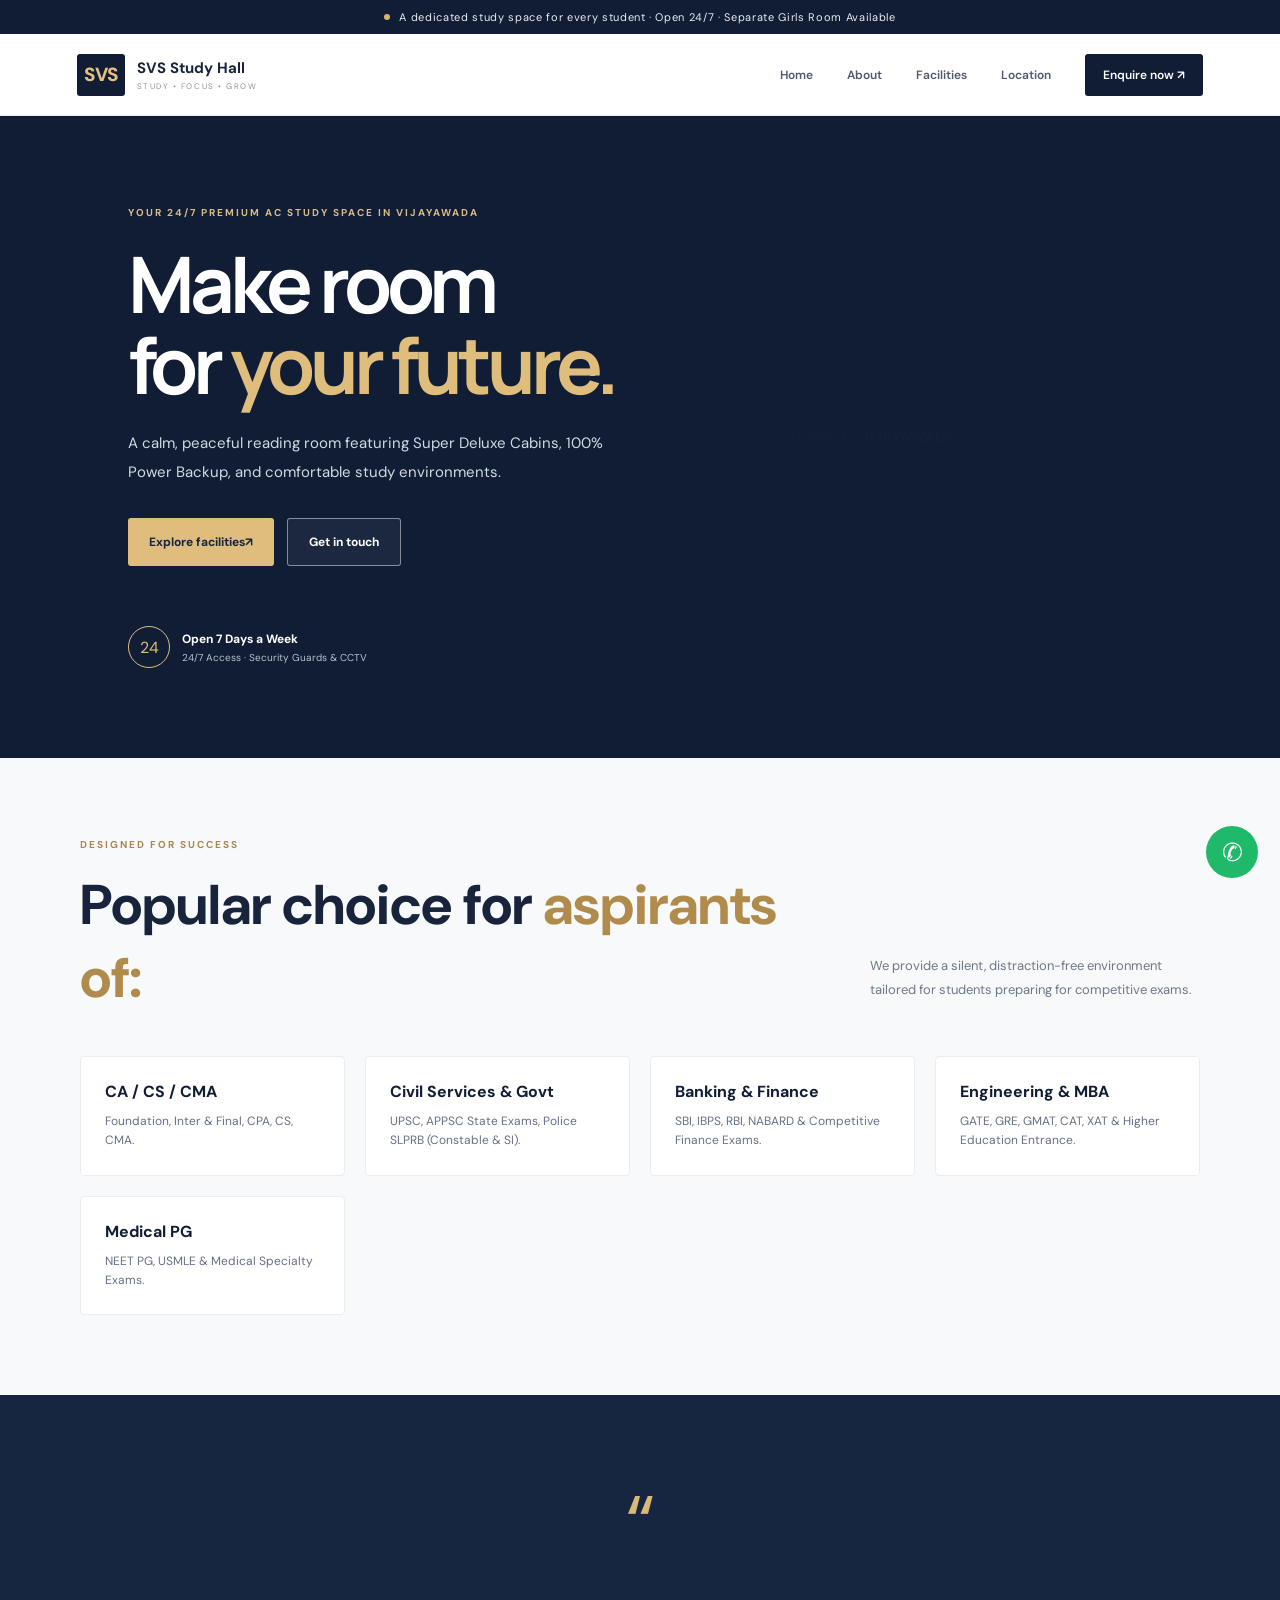
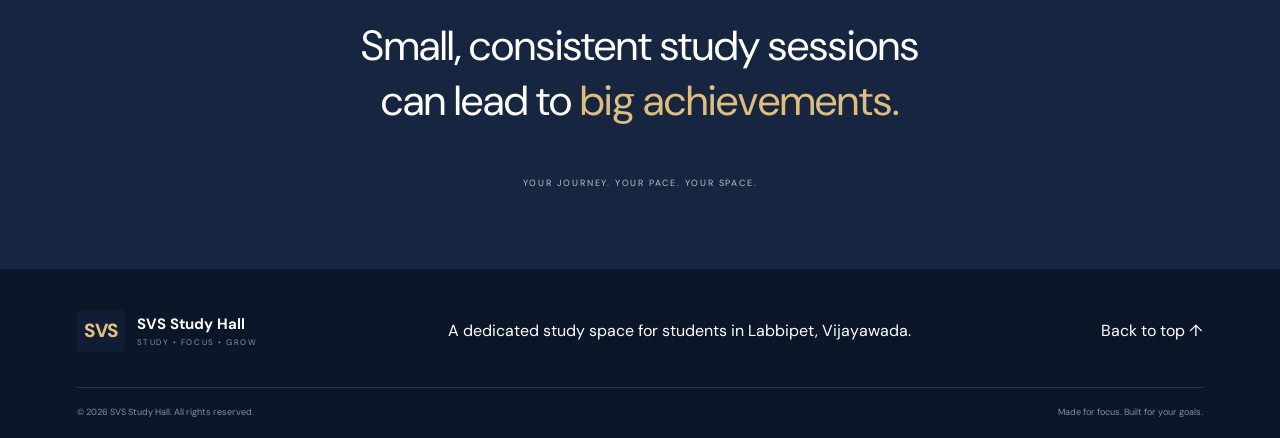
<file: index.html>
<!DOCTYPE html>
<html lang="en">
<head>
  <meta charset="UTF-8">
  <meta name="viewport" content="width=device-width, initial-scale=1.0">
  <meta name="description" content="SVS Study Hall in Labbipet, Vijayawada — 24/7 AC reading room with Super Deluxe Cabins.">
  <meta name="theme-color" content="#101d35">
  <title>SVS Study Hall | Home</title>
  <link rel="preconnect" href="https://fonts.googleapis.com">
  <link rel="preconnect" href="https://fonts.gstatic.com" crossorigin>
  <link href="https://fonts.googleapis.com/css2?family=DM+Sans:wght@400;500;600;700&family=Manrope:wght@400;500;600;700;800&display=swap" rel="stylesheet">
  <link rel="stylesheet" href="styles.css">
</head>
<body>
  <div class="announcement"><span class="live-dot"></span> A dedicated study space for every student · Open 24/7 · Separate Girls Room Available</div>
  
  <header class="site-header">
    <a class="brand" href="index.html" aria-label="SVS Study Hall home">
      <span class="brand-mark">SVS</span>
      <span class="brand-copy"><strong>SVS Study Hall</strong><small>STUDY • FOCUS • GROW</small></span>
    </a>
    <button class="menu-toggle" aria-label="Open navigation" aria-expanded="false">☰</button>
    <nav class="nav">
      <a href="index.html" class="active">Home</a>
      <a href="about.html">About</a>
      <a href="facilities.html">Facilities</a>
      <a href="location.html">Location</a>
      <a class="nav-cta" href="contact.html">Enquire now <span>↗</span></a>
    </nav>
  </header>

  <main>
    <!-- HERO SECTION -->
    <section class="hero" id="home">
      <div class="hero-image" role="img" aria-label="Quiet, modern study space"></div>
      <div class="hero-shade"></div>
      <div class="hero-content">
        <div class="eyebrow light"><span></span> YOUR 24/7 PREMIUM AC STUDY SPACE IN VIJAYAWADA</div>
        <h1>Make room<br>for <em>your future.</em></h1>
        <p>A calm, peaceful reading room featuring Super Deluxe Cabins, 100% Power Backup, and comfortable study environments.</p>
        <div class="hero-actions">
          <a class="button button-gold" href="facilities.html">Explore facilities <span>↗</span></a>
          <a class="button button-ghost" href="contact.html">Get in touch</a>
        </div>
        <div class="hero-note"><span class="note-icon">24</span><span><strong>Open 7 Days a Week</strong><small>24/7 Access · Security Guards & CCTV</small></span></div>
      </div>
      <div class="hero-side-label">LABBIPET · VIJAYAWADA</div>
    </section>

    <!-- TARGET EXAMS SECTION -->
    <section style="padding: 80px 0; background: #f8f9fa;">
      <div class="section-wrap">
        <div class="section-heading">
          <div>
            <div class="section-kicker">DESIGNED FOR SUCCESS</div>
            <h2>Popular choice for <em>aspirants of:</em></h2>
          </div>
          <p>We provide a silent, distraction-free environment tailored for students preparing for competitive exams.</p>
        </div>

        <div style="display: grid; grid-template-columns: repeat(auto-fit, minmax(240px, 1fr)); gap: 20px; margin-top: 40px;">
          <div style="background: white; padding: 24px; border: 1px solid #e9edf2; border-radius: 4px;">
            <h3 style="margin: 0 0 10px; color: #101d35; font-size: 16px;">CA / CS / CMA</h3>
            <p style="font-size: 12px; color: #657084; margin: 0; line-height: 1.6;">Foundation, Inter & Final, CPA, CS, CMA.</p>
          </div>
          <div style="background: white; padding: 24px; border: 1px solid #e9edf2; border-radius: 4px;">
            <h3 style="margin: 0 0 10px; color: #101d35; font-size: 16px;">Civil Services & Govt</h3>
            <p style="font-size: 12px; color: #657084; margin: 0; line-height: 1.6;">UPSC, APPSC State Exams, Police SLPRB (Constable & SI).</p>
          </div>
          <div style="background: white; padding: 24px; border: 1px solid #e9edf2; border-radius: 4px;">
            <h3 style="margin: 0 0 10px; color: #101d35; font-size: 16px;">Banking & Finance</h3>
            <p style="font-size: 12px; color: #657084; margin: 0; line-height: 1.6;">SBI, IBPS, RBI, NABARD & Competitive Finance Exams.</p>
          </div>
          <div style="background: white; padding: 24px; border: 1px solid #e9edf2; border-radius: 4px;">
            <h3 style="margin: 0 0 10px; color: #101d35; font-size: 16px;">Engineering & MBA</h3>
            <p style="font-size: 12px; color: #657084; margin: 0; line-height: 1.6;">GATE, GRE, GMAT, CAT, XAT & Higher Education Entrance.</p>
          </div>
          <div style="background: white; padding: 24px; border: 1px solid #e9edf2; border-radius: 4px;">
            <h3 style="margin: 0 0 10px; color: #101d35; font-size: 16px;">Medical PG</h3>
            <p style="font-size: 12px; color: #657084; margin: 0; line-height: 1.6;">NEET PG, USMLE & Medical Specialty Exams.</p>
          </div>
        </div>
      </div>
    </section>

    <!-- QUOTE BAND -->
    <section class="quote-band">
      <div class="quote-mark">“</div>
      <p>Small, consistent study sessions<br>can lead to <em>big achievements.</em></p>
      <span>YOUR JOURNEY. YOUR PACE. YOUR SPACE.</span>
    </section>
  </main>

  <footer class="footer">
    <div class="footer-main">
      <a class="brand footer-brand" href="index.html"><span class="brand-mark">SVS</span><span class="brand-copy"><strong>SVS Study Hall</strong><small>STUDY • FOCUS • GROW</small></span></a>
      <p>A dedicated study space for students in Labbipet, Vijayawada.</p>
      <a href="#home" class="back-top">Back to top ↑</a>
    </div>
    <div class="footer-bottom"><span>© <span id="year"></span> SVS Study Hall. All rights reserved.</span><span>Made for focus. Built for your goals.</span></div>
  </footer>

  <a class="floating-whatsapp" id="whatsapp-link" href="#" aria-label="Chat with SVS Study Hall on WhatsApp" title="Chat on WhatsApp">✆</a>
  <script src="script.js"></script>
</body>
</html>
</file>
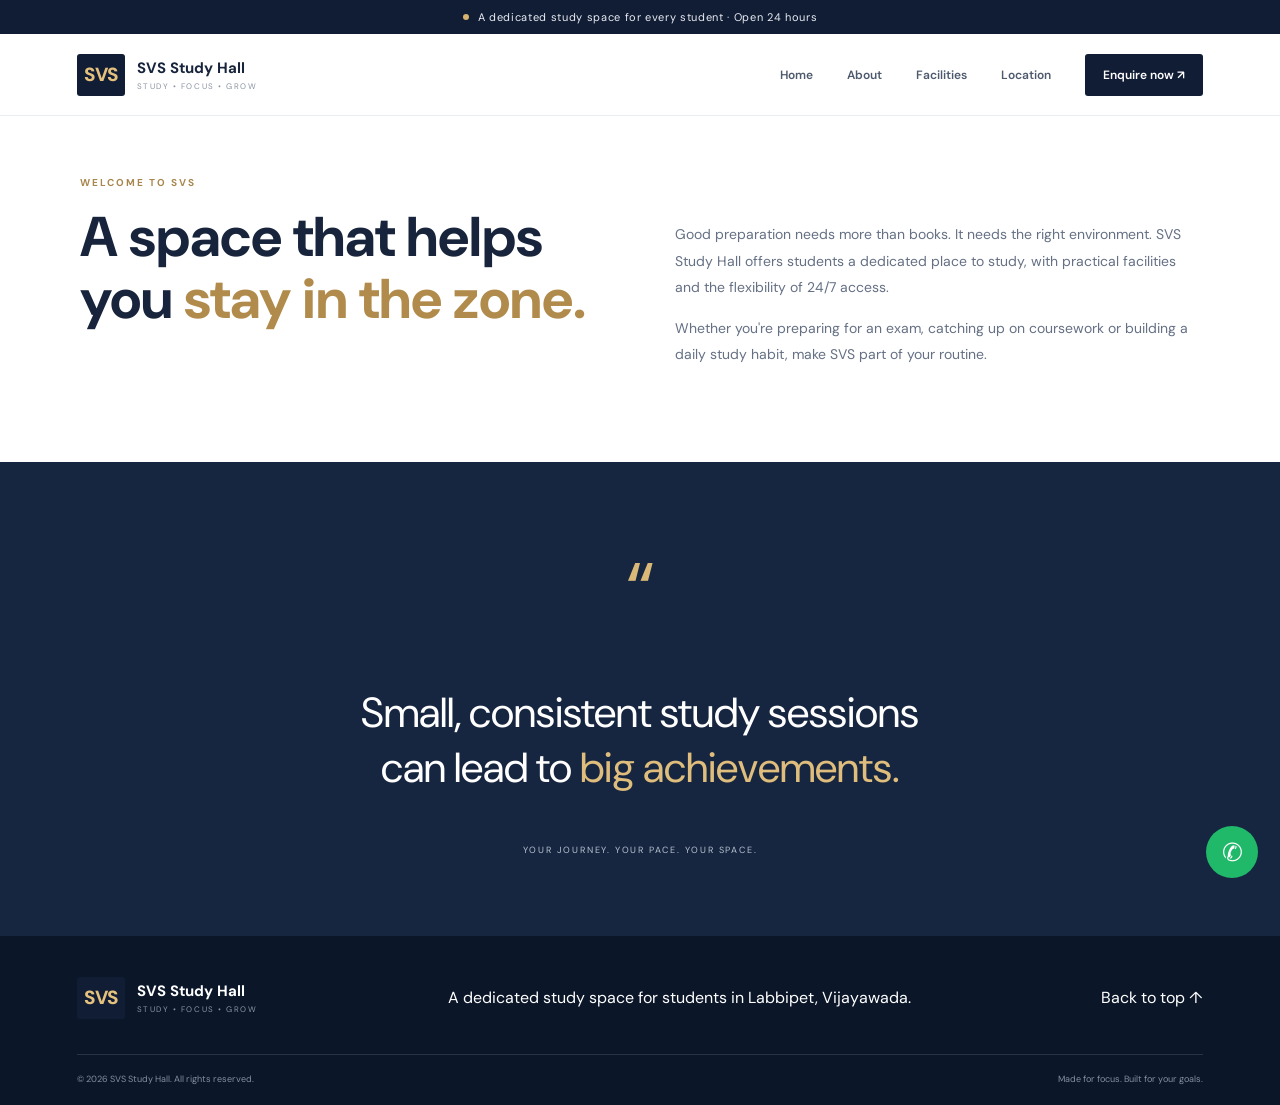
<file: about.html>
<!DOCTYPE html>
<html lang="en">
<head>
  <meta charset="UTF-8">
  <meta name="viewport" content="width=device-width, initial-scale=1.0">
  <meta name="description" content="About SVS Study Hall in Labbipet, Vijayawada.">
  <meta name="theme-color" content="#101d35">
  <title>SVS Study Hall | About</title>
  <link rel="preconnect" href="https://fonts.googleapis.com">
  <link rel="preconnect" href="https://fonts.gstatic.com" crossorigin>
  <link href="https://fonts.googleapis.com/css2?family=DM+Sans:wght@400;500;600;700&family=Manrope:wght@400;500;600;700;800&display=swap" rel="stylesheet">
  <link rel="stylesheet" href="styles.css">
</head>
<body>
  <div class="announcement"><span class="live-dot"></span> A dedicated study space for every student · Open 24 hours</div>
  
  <header class="site-header">
    <a class="brand" href="index.html" aria-label="SVS Study Hall home">
      <span class="brand-mark">SVS</span>
      <span class="brand-copy"><strong>SVS Study Hall</strong><small>STUDY • FOCUS • GROW</small></span>
    </a>
    <button class="menu-toggle" aria-label="Open navigation" aria-expanded="false">☰</button>
    
    <nav class="nav">
      <a href="index.html">Home</a>
      <a href="about.html" class="active">About</a>
      <a href="facilities.html">Facilities</a>
      <a href="location.html">Location</a>
      <a class="nav-cta" href="contact.html">Enquire now <span>↗</span></a>
    </nav>
  </header>

  <main>
    <section class="intro section-wrap" id="about" style="padding-top: 60px; padding-bottom: 80px;">
      <div class="section-kicker">WELCOME TO SVS</div>
      <div class="intro-grid">
        <div><h2>A space that helps<br>you <em>stay in the zone.</em></h2></div>
        <div class="intro-copy">
          <p>Good preparation needs more than books. It needs the right environment. SVS Study Hall offers students a dedicated place to study, with practical facilities and the flexibility of 24/7 access.</p>
          <p>Whether you're preparing for an exam, catching up on coursework or building a daily study habit, make SVS part of your routine.</p>
        </div>
      </div>
    </section>

    <section class="quote-band">
      <div class="quote-mark">“</div>
      <p>Small, consistent study sessions<br>can lead to <em>big achievements.</em></p>
      <span>YOUR JOURNEY. YOUR PACE. YOUR SPACE.</span>
    </section>
  </main>

  <footer class="footer">
    <div class="footer-main">
      <a class="brand footer-brand" href="index.html"><span class="brand-mark">SVS</span><span class="brand-copy"><strong>SVS Study Hall</strong><small>STUDY • FOCUS • GROW</small></span></a>
      <p>A dedicated study space for students in Labbipet, Vijayawada.</p>
      <a href="#about" class="back-top">Back to top ↑</a>
    </div>
    <div class="footer-bottom"><span>© <span id="year"></span> SVS Study Hall. All rights reserved.</span><span>Made for focus. Built for your goals.</span></div>
  </footer>

  <a class="floating-whatsapp" id="whatsapp-link" href="#" aria-label="Chat with SVS Study Hall on WhatsApp" title="Chat on WhatsApp">✆</a>
  <script src="script.js"></script>
</body>
</html>
</file>
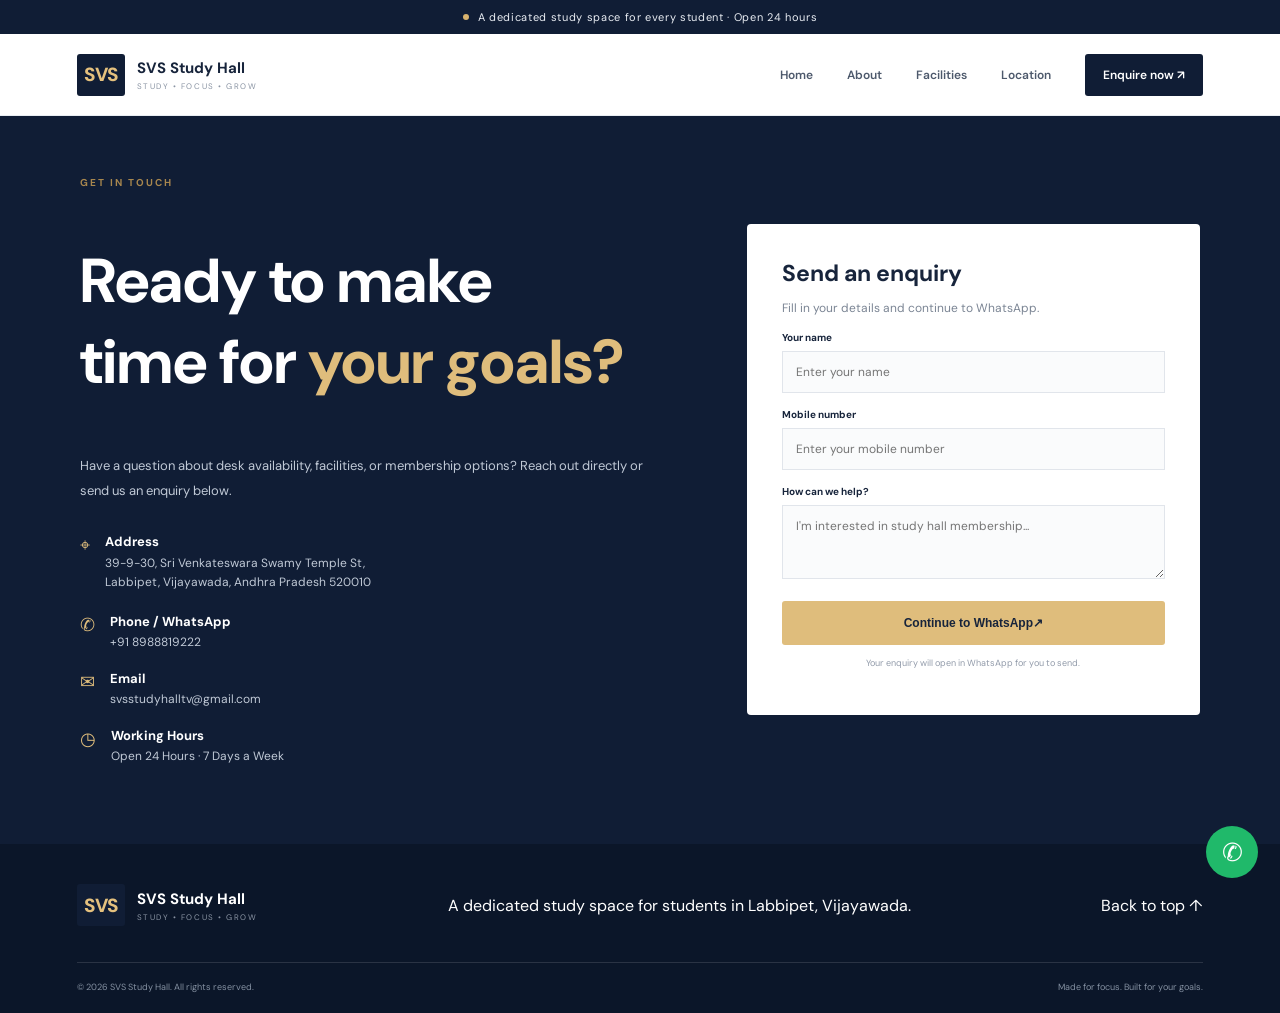
<file: contact.html>
<!DOCTYPE html>
<html lang="en">
<head>
  <meta charset="UTF-8">
  <meta name="viewport" content="width=device-width, initial-scale=1.0">
  <meta name="description" content="Contact and Enquire at SVS Study Hall in Labbipet, Vijayawada.">
  <meta name="theme-color" content="#101d35">
  <title>SVS Study Hall | Contact & Enquire</title>
  <link rel="preconnect" href="https://fonts.googleapis.com">
  <link rel="preconnect" href="https://fonts.gstatic.com" crossorigin>
  <link href="https://fonts.googleapis.com/css2?family=DM+Sans:wght@400;500;600;700&family=Manrope:wght@400;500;600;700;800&display=swap" rel="stylesheet">
  <link rel="stylesheet" href="styles.css">
</head>
<body>
  <div class="announcement"><span class="live-dot"></span> A dedicated study space for every student · Open 24 hours</div>
  
  <header class="site-header">
    <a class="brand" href="index.html" aria-label="SVS Study Hall home">
      <span class="brand-mark">SVS</span>
      <span class="brand-copy"><strong>SVS Study Hall</strong><small>STUDY • FOCUS • GROW</small></span>
    </a>
    <button class="menu-toggle" aria-label="Open navigation" aria-expanded="false">☰</button>
    
    <nav class="nav">
      <a href="index.html">Home</a>
      <a href="about.html">About</a>
      <a href="facilities.html">Facilities</a>
      <a href="location.html">Location</a>
      <a class="nav-cta active" href="contact.html">Enquire now <span>↗</span></a>
    </nav>
  </header>

  <main>
    <section class="contact-section" id="contact" style="padding-top: 60px; padding-bottom: 80px;">
      <div class="section-wrap contact-grid">
        <div class="contact-copy">
          <div class="section-kicker light-kicker">GET IN TOUCH</div>
          <h2>Ready to make<br>time for <em>your goals?</em></h2>
          <p>Have a question about desk availability, facilities, or membership options? Reach out directly or send us an enquiry below.</p>

          <!-- CONTACT DETAILS LIST -->
          <div style="margin-top: 30px; display: flex; flex-direction: column; gap: 20px;">
            <div style="display: flex; gap: 15px; align-items: flex-start;">
              <span style="font-size: 18px; color: #dfbd7c;">⌖</span>
              <div>
                <strong style="color: white; font-size: 13px; display: block;">Address</strong>
                <p style="color: #c0c9d6; font-size: 12px; margin: 4px 0 0; line-height: 1.6;">
                  39-9-30, Sri Venkateswara Swamy Temple St,<br>
                  Labbipet, Vijayawada, Andhra Pradesh 520010
                </p>
              </div>
            </div>

            <div style="display: flex; gap: 15px; align-items: flex-start;">
              <span style="font-size: 18px; color: #dfbd7c;">✆</span>
              <div>
                <strong style="color: white; font-size: 13px; display: block;">Phone / WhatsApp</strong>
                <p style="color: #c0c9d6; font-size: 12px; margin: 4px 0 0;">
                  +91  8988819222
                </p>
              </div>
            </div>

            <div style="display: flex; gap: 15px; align-items: flex-start;">
              <span style="font-size: 18px; color: #dfbd7c;">✉</span>
              <div>
                <strong style="color: white; font-size: 13px; display: block;">Email</strong>
                <p style="color: #c0c9d6; font-size: 12px; margin: 4px 0 0;">
                  svsstudyhalltv@gmail.com
                </p>
              </div>
            </div>

            <div style="display: flex; gap: 15px; align-items: flex-start;">
              <span style="font-size: 18px; color: #dfbd7c;">◷</span>
              <div>
                <strong style="color: white; font-size: 13px; display: block;">Working Hours</strong>
                <p style="color: #c0c9d6; font-size: 12px; margin: 4px 0 0;">
                  Open 24 Hours · 7 Days a Week
                </p>
              </div>
            </div>
          </div>
        </div>

        <form class="contact-form" id="enquiry-form">
          <h3>Send an enquiry</h3>
          <p>Fill in your details and continue to WhatsApp.</p>
          <label for="student-name">Your name</label><input id="student-name" name="name" type="text" placeholder="Enter your name" required>
          <label for="student-phone">Mobile number</label><input id="student-phone" name="phone" type="tel" inputmode="tel" placeholder="Enter your mobile number" required>
          <label for="student-message">How can we help?</label><textarea id="student-message" name="message" rows="3" placeholder="I'm interested in study hall membership..." required></textarea>
          <button class="button button-gold submit-button" type="submit">Continue to WhatsApp <span>↗</span></button>
          <small class="form-note">Your enquiry will open in WhatsApp for you to send.</small>
          <p class="form-feedback" id="form-feedback" role="status" aria-live="polite"></p>
        </form>
      </div>
    </section>
  </main>

  <footer class="footer">
    <div class="footer-main">
      <a class="brand footer-brand" href="index.html"><span class="brand-mark">SVS</span><span class="brand-copy"><strong>SVS Study Hall</strong><small>STUDY • FOCUS • GROW</small></span></a>
      <p>A dedicated study space for students in Labbipet, Vijayawada.</p>
      <a href="#contact" class="back-top">Back to top ↑</a>
    </div>
    <div class="footer-bottom"><span>© <span id="year"></span> SVS Study Hall. All rights reserved.</span><span>Made for focus. Built for your goals.</span></div>
  </footer>

  <a class="floating-whatsapp" id="whatsapp-link" href="#" aria-label="Chat with SVS Study Hall on WhatsApp" title="Chat on WhatsApp">✆</a>
  <script src="script.js"></script>
</body>
</html>
</file>
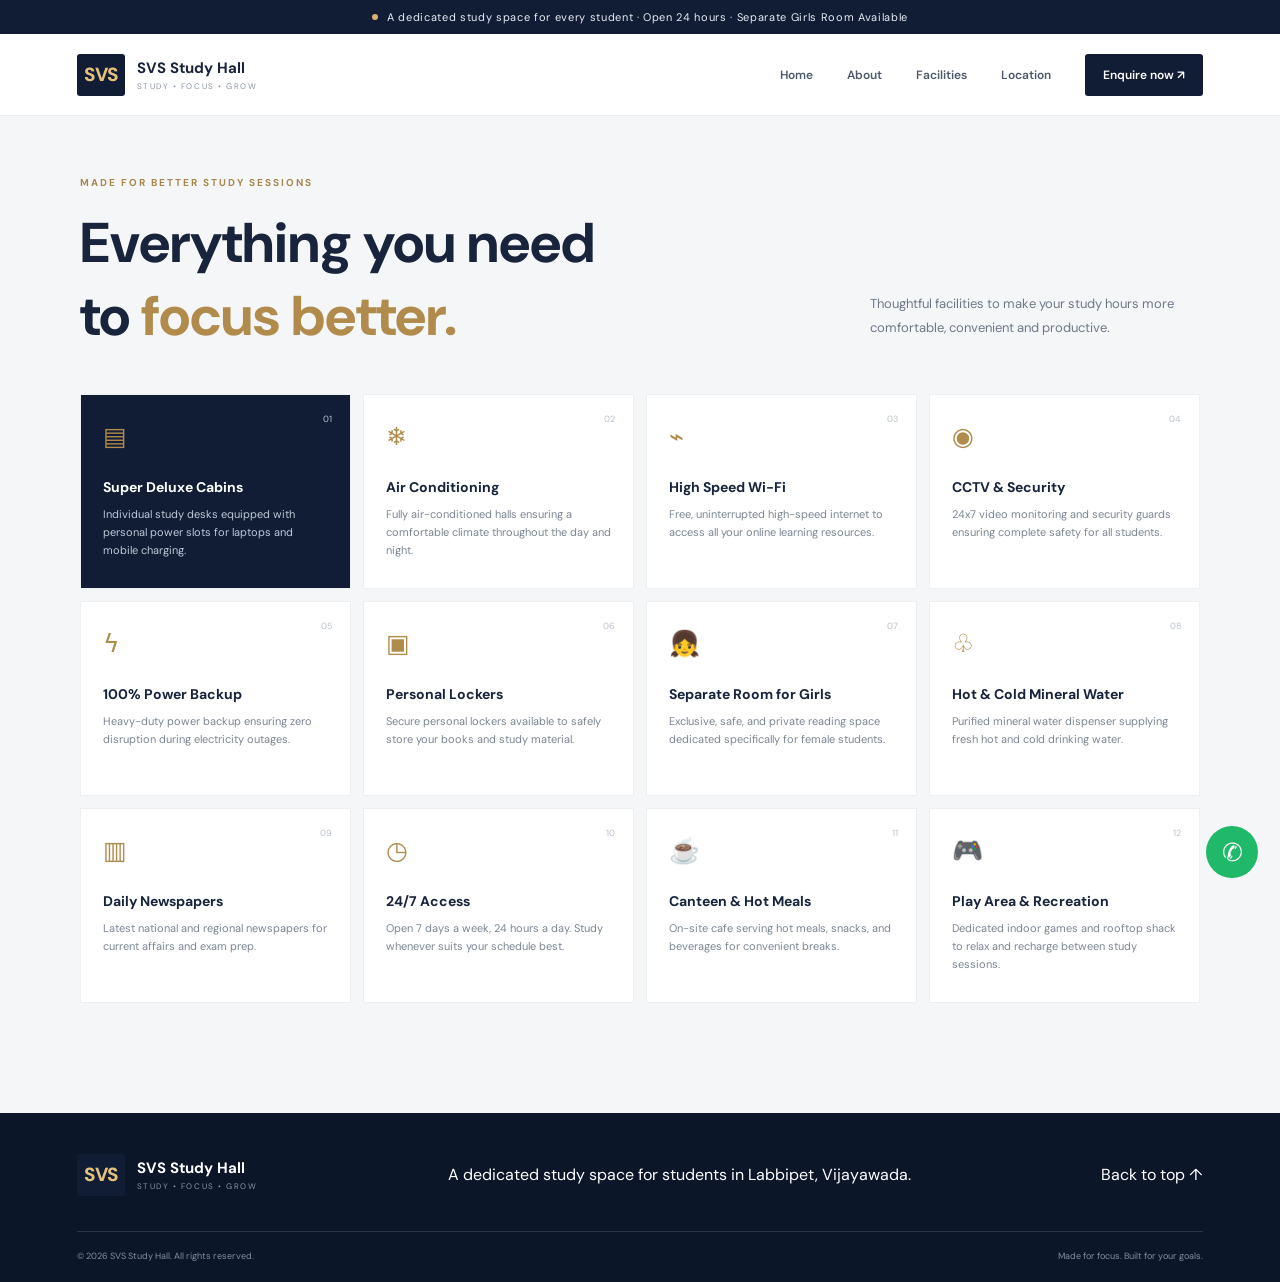
<file: facilities.html>
<!DOCTYPE html>
<html lang="en">
<head>
  <meta charset="UTF-8">
  <meta name="viewport" content="width=device-width, initial-scale=1.0">
  <meta name="description" content="Facilities at SVS Study Hall in Labbipet, Vijayawada — 24/7 AC reading room amenities.">
  <meta name="theme-color" content="#101d35">
  <title>SVS Study Hall | Facilities</title>
  <link rel="preconnect" href="https://fonts.googleapis.com">
  <link rel="preconnect" href="https://fonts.gstatic.com" crossorigin>
  <link href="https://fonts.googleapis.com/css2?family=DM+Sans:wght@400;500;600;700&family=Manrope:wght@400;500;600;700;800&display=swap" rel="stylesheet">
  <link rel="stylesheet" href="styles.css">
</head>
<body>
  <div class="announcement"><span class="live-dot"></span> A dedicated study space for every student · Open 24 hours · Separate Girls Room Available</div>
  
  <header class="site-header">
    <a class="brand" href="index.html" aria-label="SVS Study Hall home">
      <span class="brand-mark">SVS</span>
      <span class="brand-copy"><strong>SVS Study Hall</strong><small>STUDY • FOCUS • GROW</small></span>
    </a>
    <button class="menu-toggle" aria-label="Open navigation" aria-expanded="false">☰</button>
    <nav class="nav">
      <a href="index.html">Home</a>
      <a href="about.html">About</a>
      <a href="facilities.html" class="active">Facilities</a>
      <a href="location.html">Location</a>
      <a class="nav-cta" href="contact.html">Enquire now <span>↗</span></a>
    </nav>
  </header>

  <main>
    <section class="facilities-section" id="facilities" style="padding-top: 60px;">
      <div class="section-wrap">
        <div class="section-heading">
          <div><div class="section-kicker">MADE FOR BETTER STUDY SESSIONS</div><h2>Everything you need<br>to <em>focus better.</em></h2></div>
          <p>Thoughtful facilities to make your study hours more comfortable, convenient and productive.</p>
        </div>
        
        <div class="facility-grid">
          <article class="facility-card feature-card"><div class="facility-icon">▤</div><h3>Super Deluxe Cabins</h3><p>Individual study desks equipped with personal power slots for laptops and mobile charging.</p><span class="card-number">01</span></article>
          <article class="facility-card"><div class="facility-icon">❄</div><h3>Air Conditioning</h3><p>Fully air-conditioned halls ensuring a comfortable climate throughout the day and night.</p><span class="card-number">02</span></article>
          <article class="facility-card"><div class="facility-icon">⌁</div><h3>High Speed Wi-Fi</h3><p>Free, uninterrupted high-speed internet to access all your online learning resources.</p><span class="card-number">03</span></article>
          <article class="facility-card"><div class="facility-icon">◉</div><h3>CCTV & Security</h3><p>24x7 video monitoring and security guards ensuring complete safety for all students.</p><span class="card-number">04</span></article>
          <article class="facility-card"><div class="facility-icon">ϟ</div><h3>100% Power Backup</h3><p>Heavy-duty power backup ensuring zero disruption during electricity outages.</p><span class="card-number">05</span></article>
          <article class="facility-card"><div class="facility-icon">▣</div><h3>Personal Lockers</h3><p>Secure personal lockers available to safely store your books and study material.</p><span class="card-number">06</span></article>
          <article class="facility-card"><div class="facility-icon">👧</div><h3>Separate Room for Girls</h3><p>Exclusive, safe, and private reading space dedicated specifically for female students.</p><span class="card-number">07</span></article>
          <article class="facility-card"><div class="facility-icon">♧</div><h3>Hot & Cold Mineral Water</h3><p>Purified mineral water dispenser supplying fresh hot and cold drinking water.</p><span class="card-number">08</span></article>
          <article class="facility-card"><div class="facility-icon">▥</div><h3>Daily Newspapers</h3><p>Latest national and regional newspapers for current affairs and exam prep.</p><span class="card-number">09</span></article>
          <article class="facility-card"><div class="facility-icon">◷</div><h3>24/7 Access</h3><p>Open 7 days a week, 24 hours a day. Study whenever suits your schedule best.</p><span class="card-number">10</span></article>
          <article class="facility-card"><div class="facility-icon">☕</div><h3>Canteen & Hot Meals</h3><p>On-site cafe serving hot meals, snacks, and beverages for convenient breaks.</p><span class="card-number">11</span></article>
          <article class="facility-card"><div class="facility-icon">🎮</div><h3>Play Area & Recreation</h3><p>Dedicated indoor games and rooftop shack to relax and recharge between study sessions.</p><span class="card-number">12</span></article>
        </div>
      </div>
    </section>
  </main>

  <footer class="footer">
    <div class="footer-main">
      <a class="brand footer-brand" href="index.html"><span class="brand-mark">SVS</span><span class="brand-copy"><strong>SVS Study Hall</strong><small>STUDY • FOCUS • GROW</small></span></a>
      <p>A dedicated study space for students in Labbipet, Vijayawada.</p>
      <a href="#facilities" class="back-top">Back to top ↑</a>
    </div>
    <div class="footer-bottom"><span>© <span id="year"></span> SVS Study Hall. All rights reserved.</span><span>Made for focus. Built for your goals.</span></div>
  </footer>

  <a class="floating-whatsapp" id="whatsapp-link" href="#" aria-label="Chat with SVS Study Hall on WhatsApp" title="Chat on WhatsApp">✆</a>
  <script src="script.js"></script>
</body>
</html>
</file>
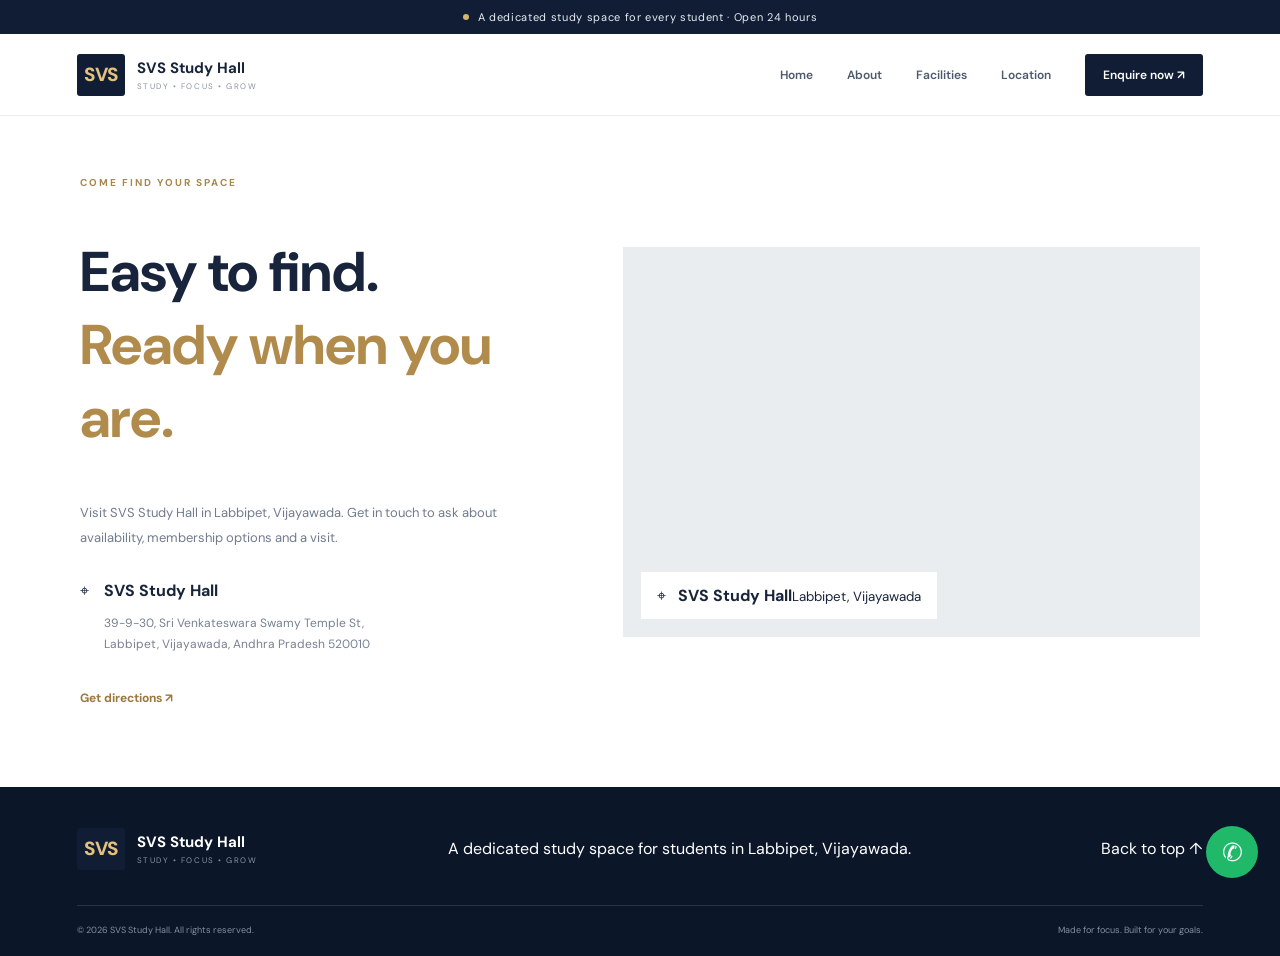
<file: location.html>
<!DOCTYPE html>
<html lang="en">
<head>
  <meta charset="UTF-8">
  <meta name="viewport" content="width=device-width, initial-scale=1.0">
  <meta name="description" content="Location of SVS Study Hall in Labbipet, Vijayawada.">
  <meta name="theme-color" content="#101d35">
  <title>SVS Study Hall | Location</title>
  <link rel="preconnect" href="https://fonts.googleapis.com">
  <link rel="preconnect" href="https://fonts.gstatic.com" crossorigin>
  <link href="https://fonts.googleapis.com/css2?family=DM+Sans:wght@400;500;600;700&family=Manrope:wght@400;500;600;700;800&display=swap" rel="stylesheet">
  <link rel="stylesheet" href="styles.css">
</head>
<body>
  <div class="announcement"><span class="live-dot"></span> A dedicated study space for every student · Open 24 hours</div>
  
  <header class="site-header">
    <a class="brand" href="index.html" aria-label="SVS Study Hall home">
      <span class="brand-mark">SVS</span>
      <span class="brand-copy"><strong>SVS Study Hall</strong><small>STUDY • FOCUS • GROW</small></span>
    </a>
    <button class="menu-toggle" aria-label="Open navigation" aria-expanded="false">☰</button>
    
    <nav class="nav">
      <a href="index.html">Home</a>
      <a href="about.html">About</a>
      <a href="facilities.html">Facilities</a>
      <a href="location.html" class="active">Location</a>
      <a class="nav-cta" href="contact.html">Enquire now <span>↗</span></a>
    </nav>
  </header>

  <main>
    <section class="visit-section section-wrap" id="location" style="padding-top: 60px; padding-bottom: 80px;">
      <div class="visit-copy">
        <div class="section-kicker">COME FIND YOUR SPACE</div>
        <h2>Easy to find.<br><em>Ready when you are.</em></h2>
        <p>Visit SVS Study Hall in Labbipet, Vijayawada. Get in touch to ask about availability, membership options and a visit.</p>
        <div class="address-row"><span class="address-icon">⌖</span><div><strong>SVS Study Hall</strong><p>39-9-30, Sri Venkateswara Swamy Temple St,<br>Labbipet, Vijayawada, Andhra Pradesh 520010</p></div></div>
        <a class="text-link" target="_blank" rel="noopener" href="https://www.google.com/maps/search/?api=1&query=39-9-30%2C%20Sri%20Venkateswara%20Swamy%20Temple%20St%2C%20Labbipet%2C%20Vijayawada%2C%20Andhra%20Pradesh%20520010">Get directions <span>↗</span></a>
      </div>
      <div class="map-card">
        <iframe title="Map showing SVS Study Hall area" loading="lazy" referrerpolicy="no-referrer-when-downgrade" src="https://www.google.com/maps?q=39-9-30%2C%20Sri%20Venkateswara%20Swamy%20Temple%20St%2C%20Labbipet%2C%20Vijayawada%2C%20Andhra%20Pradesh%20520010&output=embed"></iframe>
        <div class="map-caption"><span class="map-pin">⌖</span><span><strong>SVS Study Hall</strong><small>Labbipet, Vijayawada</small></span></div>
      </div>
    </section>
  </main>

  <footer class="footer">
    <div class="footer-main">
      <a class="brand footer-brand" href="index.html"><span class="brand-mark">SVS</span><span class="brand-copy"><strong>SVS Study Hall</strong><small>STUDY • FOCUS • GROW</small></span></a>
      <p>A dedicated study space for students in Labbipet, Vijayawada.</p>
      <a href="#location" class="back-top">Back to top ↑</a>
    </div>
    <div class="footer-bottom"><span>© <span id="year"></span> SVS Study Hall. All rights reserved.</span><span>Made for focus. Built for your goals.</span></div>
  </footer>

  <a class="floating-whatsapp" id="whatsapp-link" href="#" aria-label="Chat with SVS Study Hall on WhatsApp" title="Chat on WhatsApp">✆</a>
  <script src="script.js"></script>
</body>
</html>
</file>
<file: styles.css>
/* =====================================
   SVS STUDY HALL - MAIN STYLESHEET
   ===================================== */

/* 1. GLOBAL SETTINGS */

* {
    box-sizing: border-box;
}

html {
    scroll-behavior: smooth;
    scroll-padding-top: 90px;
}

body {
    margin: 0;
    color: #17243b;
    background: #ffffff;
    font-family: "DM Sans", sans-serif;
}

a {
    color: inherit;
    text-decoration: none;
}


/* 2. ANNOUNCEMENT BAR */

.announcement {
    height: 34px;
    background: #101d35;
    color: #e9edf3;

    display: flex;
    align-items: center;
    justify-content: center;
    gap: 9px;

    font-size: 11px;
    letter-spacing: 0.06em;
}

.live-dot {
    width: 6px;
    height: 6px;
    border-radius: 50%;
    background: #d8b36e;
}


/* 3. HEADER AND NAVIGATION */

.site-header {
    height: 82px;
    padding: 0 6vw;

    display: flex;
    align-items: center;
    justify-content: space-between;

    background: #ffffff;
    position: sticky;
    top: 0;
    z-index: 20;

    border-bottom: 1px solid #e9edf2;
}

.brand {
    display: flex;
    align-items: center;
    gap: 12px;
}

.brand-mark {
    width: 48px;
    height: 42px;

    display: grid;
    place-items: center;

    background: #101d35;
    color: #e5c17e;

    font-size: 19px;
    font-weight: 800;
    border-radius: 3px;
}

.brand-copy {
    display: flex;
    flex-direction: column;
    gap: 3px;
}

.brand-copy strong {
    font-size: 15px;
}

.brand-copy small {
    font-size: 8px;
    letter-spacing: 0.19em;
    color: #8a94a3;
}

.nav {
    display: flex;
    align-items: center;
    gap: 34px;

    font-size: 12px;
    font-weight: 600;
    color: #4d596c;
}

.nav a:hover {
    color: #b18b4c;
}

.nav-cta {
    background: #101d35;
    color: white !important;
    padding: 13px 18px;
    border-radius: 3px;
}

.menu-toggle {
    display: none;
    border: 0;
    background: none;
    font-size: 24px;
}


/* 4. HERO SECTION */

.hero {
    min-height: 610px;
    position: relative;

    background: #101d35;

    display: flex;
    align-items: center;
    overflow: hidden;
}

.hero-image {
    position: absolute;
    inset: 0 0 0 32%;

    background-image: url(
        "https://images.unsplash.com/photo-1497366754035-f200968a6e72?auto=format&fit=crop&w=2000&q=85"
    );

    background-size: cover;
    background-position: center;
    opacity: 0.67;
}

.hero-shade {
    position: absolute;
    inset: 0;

    background: linear-gradient(
        90deg,
        #101d35 0%,
        #101d35 36%,
        rgba(16, 29, 53, 0.86) 54%,
        rgba(16, 29, 53, 0.15) 100%
    );
}

.hero-content {
    position: relative;
    z-index: 1;

    color: white;
    width: min(650px, 90%);
    margin-left: 10vw;
    padding: 90px 0;
}

.eyebrow {
    font-size: 10px;
    letter-spacing: 0.2em;
    font-weight: 700;
    color: #d8bd86;
}

.hero h1 {
    font-size: clamp(48px, 6.2vw, 78px);
    line-height: 1.04;
    letter-spacing: -0.065em;
    margin: 24px 0;

    font-family: Manrope, sans-serif;
}

.hero h1 em {
    font-style: normal;
    color: #dfbd7c;
}

.hero-content > p {
    max-width: 480px;
    color: #d2d9e3;
    font-size: 15px;
    line-height: 1.9;
}


/* 5. BUTTONS */

.hero-actions {
    display: flex;
    gap: 13px;
    margin-top: 32px;
    flex-wrap: wrap;
}

.button {
    display: inline-flex;
    align-items: center;
    justify-content: center;

    padding: 15px 21px;
    border: 0;
    border-radius: 3px;

    font-size: 12px;
    font-weight: 700;

    cursor: pointer;
    transition: transform 0.2s;
}

.button:hover {
    transform: translateY(-2px);
}

.button-gold {
    background: #dfbd7c;
    color: #17243b;
}

.button-ghost {
    border: 1px solid #ffffff77;
    color: white;
    background: #ffffff0d;
}


/* 6. HERO NOTE */

.hero-note {
    display: flex;
    align-items: center;
    gap: 12px;
    margin-top: 60px;
}

.note-icon {
    width: 42px;
    height: 42px;

    border: 1px solid #dfbd7c;
    color: #dfbd7c;

    display: grid;
    place-items: center;
    border-radius: 50%;
}

.hero-note span:last-child {
    display: flex;
    flex-direction: column;
    gap: 4px;
}

.hero-note strong {
    font-size: 12px;
}

.hero-note small {
    font-size: 10px;
    color: #b8c1ce;
}


/* 7. GENERAL SECTION LAYOUT */

.section-wrap {
    width: min(1120px, 88%);
    margin: auto;
}

.section-kicker {
    font-size: 10px;
    letter-spacing: 0.2em;
    font-weight: 700;
    color: #a8874e;
}


/* 8. ABOUT SECTION */

.intro {
    padding-top: 110px;
    padding-bottom: 100px;
}

.intro-grid {
    display: grid;
    grid-template-columns: 1fr 1fr;
    gap: 70px;
}

.intro h2 {
    font-size: clamp(38px, 4.5vw, 56px);
    line-height: 1.1;
    margin: 17px 0;
}

.intro h2 em {
    color: #b18b4c;
    font-style: normal;
}

.intro-copy {
    padding-top: 18px;
    color: #657084;
    font-size: 14px;
    line-height: 1.9;
}


/* 9. STATISTICS */

.stats {
    border-top: 1px solid #e6e9ee;
    margin-top: 55px;
    padding-top: 30px;

    display: flex;
    gap: 12vw;
}

.stats div {
    display: flex;
    flex-direction: column;
    gap: 5px;
}

.stats strong {
    font-size: 30px;
    font-weight: 800;
}

.stats span {
    font-size: 11px;
    color: #818b99;
}


/* 10. FACILITIES SECTION */

.facilities-section {
    background: #f5f6f8;
    padding: 100px 0 110px;
}

.section-heading {
    display: flex;
    justify-content: space-between;
    align-items: end;
    gap: 50px;
    margin-bottom: 42px;
}

.section-heading h2 {
    font-size: clamp(38px, 4.5vw, 56px);
    margin: 17px 0 0;
}

.section-heading h2 em {
    color: #b18b4c;
    font-style: normal;
}

.section-heading > p {
    max-width: 330px;
    color: #6e7888;
    font-size: 13px;
    line-height: 1.8;
}


/* 11. FACILITY CARDS */

.facility-grid {
    display: grid;
    grid-template-columns: repeat(4, 1fr);
    gap: 12px;
}

.facility-card {
    position: relative;
    min-height: 195px;

    background: white;
    padding: 25px 22px;

    border: 1px solid #edf0f3;
    transition: transform 0.2s, box-shadow 0.2s;
}

.facility-card:hover {
    transform: translateY(-4px);
    box-shadow: 0 14px 30px #182b4510;
}

.facility-card.feature-card {
    background: #101d35;
    color: white;
}

.facility-icon {
    font-size: 25px;
    color: #b18b4c;
    margin-bottom: 25px;
}

.facility-card h3 {
    font-size: 14px;
    margin: 0 0 9px;
}

.facility-card p {
    font-size: 11px;
    line-height: 1.65;
    color: #7b8594;
    margin: 0;
}

.feature-card p {
    color: #c0c9d6;
}

.card-number {
    position: absolute;
    right: 18px;
    top: 18px;

    font-size: 9px;
    color: #b9c0ca;
}


/* 12. QUOTE SECTION */

.quote-band {
    background: #172640;
    color: white;
    text-align: center;
    padding: 78px 20px;
}

.quote-mark {
    font-size: 80px;
    color: #d9b878;
}

.quote-band p {
    font-size: clamp(26px, 4vw, 42px);
    line-height: 1.3;
}

.quote-band em {
    font-style: normal;
    color: #dfbd7c;
}

.quote-band span {
    font-size: 9px;
    letter-spacing: 0.2em;
    color: #b9c3d0;
}


/* 13. LOCATION SECTION */

.visit-section {
    padding: 110px 0;

    display: grid;
    grid-template-columns: 0.9fr 1.1fr;
    gap: 70px;
    align-items: center;
}

.visit-copy h2 {
    font-size: clamp(38px, 4.5vw, 56px);
}

.visit-copy h2 em {
    color: #b18b4c;
    font-style: normal;
}

.visit-copy > p {
    color: #707b8c;
    font-size: 13px;
    line-height: 1.9;
}

.address-row {
    display: flex;
    gap: 15px;
    margin: 30px 0 20px;
}

.address-row p {
    font-size: 12px;
    line-height: 1.7;
    color: #778191;
}

.text-link {
    font-size: 12px;
    font-weight: 700;
    color: #9b783e;
}


/* 14. GOOGLE MAP */

.map-card {
    height: 390px;
    position: relative;
    background: #e9edf0;
}

.map-card iframe {
    width: 100%;
    height: 100%;
    border: 0;
}

.map-caption {
    position: absolute;
    left: 18px;
    bottom: 18px;

    background: white;
    padding: 13px 16px;

    display: flex;
    align-items: center;
    gap: 12px;
}


/* 15. CONTACT SECTION */

.contact-section {
    background: #101d35;
    padding: 100px 0;
}

.contact-grid {
    display: grid;
    grid-template-columns: 1fr 0.8fr;
    gap: 100px;
    align-items: center;
}

.contact-copy h2 {
    color: white;
    font-size: clamp(42px, 5vw, 62px);
}

.contact-copy h2 em {
    color: #dfbd7c;
    font-style: normal;
}

.contact-copy > p {
    color: #c0c9d6;
    font-size: 13px;
    line-height: 1.9;
}

.contact-promise {
    color: #e0e5ec;
    font-size: 12px;
    margin-top: 18px;
}


/* 16. CONTACT FORM */

.contact-form {
    background: white;
    padding: 34px 35px;
    border-radius: 4px;
}

.contact-form h3 {
    font-size: 23px;
    margin: 0 0 7px;
}

.contact-form > p {
    font-size: 12px;
    color: #7b8594;
}

.contact-form label {
    display: block;
    font-size: 10px;
    font-weight: 700;
    margin: 15px 0 7px;
}

.contact-form input,
.contact-form textarea {
    width: 100%;
    border: 1px solid #e1e5eb;
    background: #fafbfc;

    padding: 12px 13px;
    font: 12px "DM Sans", sans-serif;

    outline: none;
}

.contact-form input:focus,
.contact-form textarea:focus {
    border-color: #b18b4c;
}

.submit-button {
    width: 100%;
    margin-top: 17px;
}

.form-note {
    display: block;
    text-align: center;
    color: #929baa;
    font-size: 9px;
    margin-top: 12px;
}


/* 17. FOOTER */

.footer {
    background: #0b1629;
    color: white;
    padding: 35px 6vw 20px;
}

.footer-main {
    display: flex;
    align-items: center;
    justify-content: space-between;
    padding-bottom: 30px;
}

.footer-bottom {
    border-top: 1px solid #ffffff20;
    padding-top: 18px;

    display: flex;
    justify-content: space-between;

    color: #8490a1;
    font-size: 9px;
}


/* 18. WHATSAPP BUTTON */

.floating-whatsapp {
    position: fixed;
    right: 22px;
    bottom: 22px;

    width: 52px;
    height: 52px;

    border-radius: 50%;
    background: #20b96a;
    color: white;

    display: grid;
    place-items: center;

    font-size: 25px;
    z-index: 30;
}


/* 19. MOBILE RESPONSIVENESS */

@media (max-width: 850px) {

    .facility-grid {
        grid-template-columns: repeat(2, 1fr);
    }

    .contact-grid {
        gap: 45px;
    }
}


/* 20. SMALL SCREEN RESPONSIVENESS */

@media (max-width: 650px) {

    .menu-toggle {
        display: block;
    }

    .nav {
        display: none;
        position: absolute;
        top: 70px;
        left: 0;
        right: 0;

        background: white;
        padding: 20px 6vw;

        flex-direction: column;
        align-items: stretch;
    }

    .nav.open {
        display: flex;
    }

    .hero {
        min-height: 650px;
    }

    .hero-content {
        margin-left: 7%;
    }

    .hero h1 {
        font-size: 55px;
    }

    .intro-grid,
    .visit-section,
    .contact-grid {
        grid-template-columns: 1fr;
        gap: 25px;
    }

    .facility-grid {
        grid-template-columns: repeat(2, 1fr);
        gap: 8px;
    }

    .facility-card {
        padding: 19px 15px;
        min-height: 185px;
    }

    .map-card {
        height: 320px;
    }

    .contact-form {
        padding: 27px 22px;
    }

    .footer-main {
        flex-wrap: wrap;
    }

    .footer-bottom {
        flex-direction: column;
        gap: 10px;
    }
}
</file>
